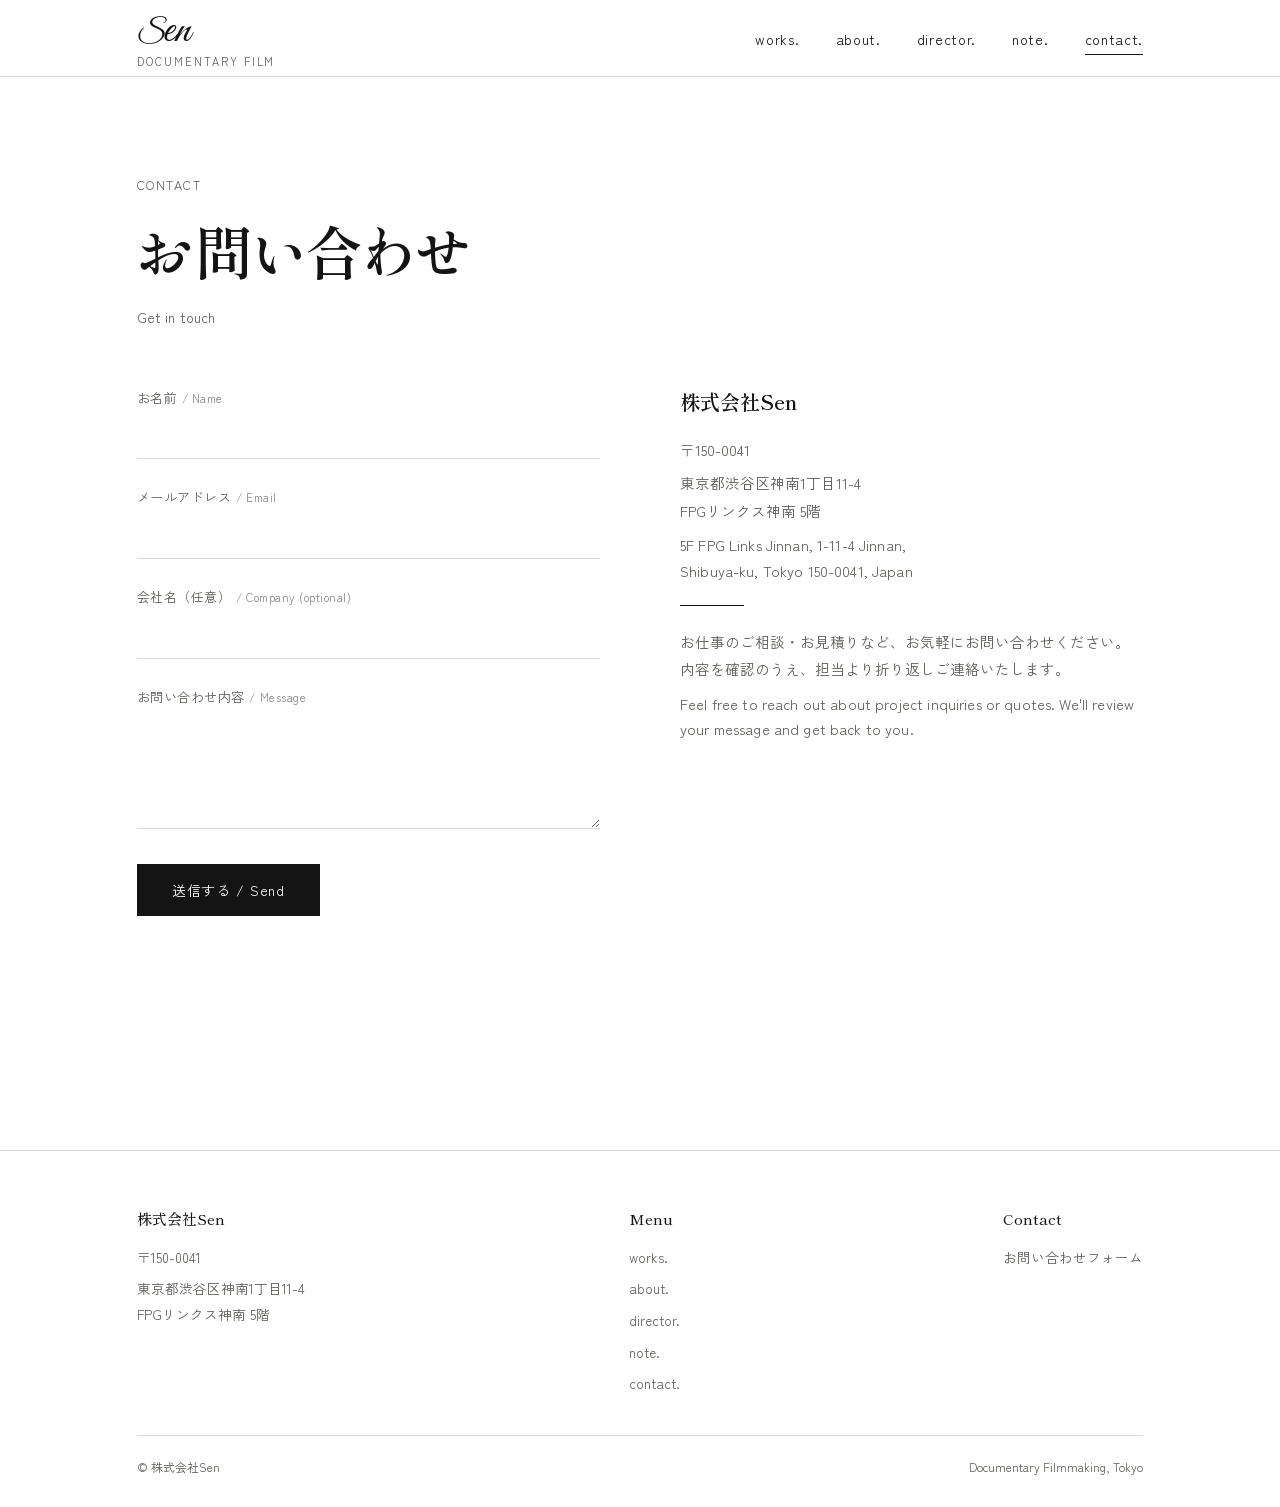
<file: contact.html>
<!DOCTYPE html>
<html lang="ja">
<head>
<meta charset="UTF-8">
<meta name="viewport" content="width=device-width, initial-scale=1">
<title>contact. | Sen</title>
<meta name="description" content="株式会社Senへのお問い合わせはこちらから。">
<link rel="preconnect" href="https://fonts.googleapis.com">
<link rel="preconnect" href="https://fonts.gstatic.com" crossorigin>
<link href="https://fonts.googleapis.com/css2?family=Shippori+Mincho:wght@400;500;600;800&family=Zen+Kaku+Gothic+New:wght@300;400;500;700&family=Great+Vibes&display=swap" rel="stylesheet">
<link rel="stylesheet" href="style.css">
</head>
<body>


<header class="site-header">
  <div class="wrap">
    <a class="logo" href="index.html"><span class="logo-mark"><span class="logo-s">S</span><span class="logo-en">en</span></span><span class="sub">DOCUMENTARY FILM</span></a>
    <button class="nav-toggle" aria-label="メニュー"><span></span><span></span><span></span></button>
    <nav class="main-nav">
      <ul>
        <li><a href="works.html">works.</a></li>
        <li><a href="about.html">about.</a></li>
        <li><a href="director.html">director.</a></li>
        <li><a href="https://note.com/" target="_blank" rel="noopener">note.</a></li>
        <li><a href="contact.html" class="is-active">contact.</a></li>
      </ul>
    </nav>
  </div>
</header>

<main>
  <section class="section">
    <div class="wrap">
      <p class="eyebrow">CONTACT</p>
      <h1 style="margin-bottom:12px;">お問い合わせ</h1>
      <p class="lead en" style="margin-bottom:56px;">Get in touch</p>

      <div class="contact-layout">
        <form id="contact-form" action="https://formspree.io/f/xkjgwgle" method="POST">
          <div class="form-row">
            <label for="name">お名前 <span class="en">/ Name</span></label>
            <input type="text" id="name" name="name" required>
          </div>
          <div class="form-row">
            <label for="email">メールアドレス <span class="en">/ Email</span></label>
            <input type="email" id="email" name="email" required>
          </div>
          <div class="form-row">
            <label for="company">会社名（任意） <span class="en">/ Company (optional)</span></label>
            <input type="text" id="company" name="company">
          </div>
          <div class="form-row">
            <label for="message">お問い合わせ内容 <span class="en">/ Message</span></label>
            <textarea id="message" name="message" required></textarea>
          </div>
          <button type="submit" class="submit-btn">送信する / Send</button>
          <p id="form-status" class="form-status"></p>
        </form>

        <div class="contact-info">
          <h3>株式会社Sen</h3>
          <p>〒150-0041</p>
          <p>東京都渋谷区神南1丁目11-4<br>FPGリンクス神南 5階</p>
          <p class="en">5F FPG Links Jinnan, 1-11-4 Jinnan,<br>Shibuya-ku, Tokyo 150-0041, Japan</p>
          <hr class="line-rule">
          <p>お仕事のご相談・お見積りなど、お気軽にお問い合わせください。内容を確認のうえ、担当より折り返しご連絡いたします。</p>
          <p class="en">Feel free to reach out about project inquiries or quotes. We'll review your message and get back to you.</p>
        </div>
      </div>
    </div>
  </section>
</main>

<footer class="site-footer">
  <div class="wrap">
    <div class="footer-grid">
      <div class="footer-col">
        <h3>株式会社Sen</h3>
        <p>〒150-0041</p>
        <p>東京都渋谷区神南1丁目11-4<br>FPGリンクス神南 5階</p>
      </div>
      <div class="footer-col">
        <h3>Menu</h3>
        <a href="works.html">works.</a>
        <a href="about.html">about.</a>
        <a href="director.html">director.</a>
        <a href="https://note.com/" target="_blank" rel="noopener">note.</a>
        <a href="contact.html">contact.</a>
      </div>
      <div class="footer-col">
        <h3>Contact</h3>
        <a href="contact.html">お問い合わせフォーム</a>
      </div>
    </div>
    <div class="footer-bottom">
      <span>© 株式会社Sen</span>
      <span>Documentary Filmmaking, Tokyo</span>
    </div>
  </div>
</footer>

<script src="script.js"></script>
</body>
</html>
</file>
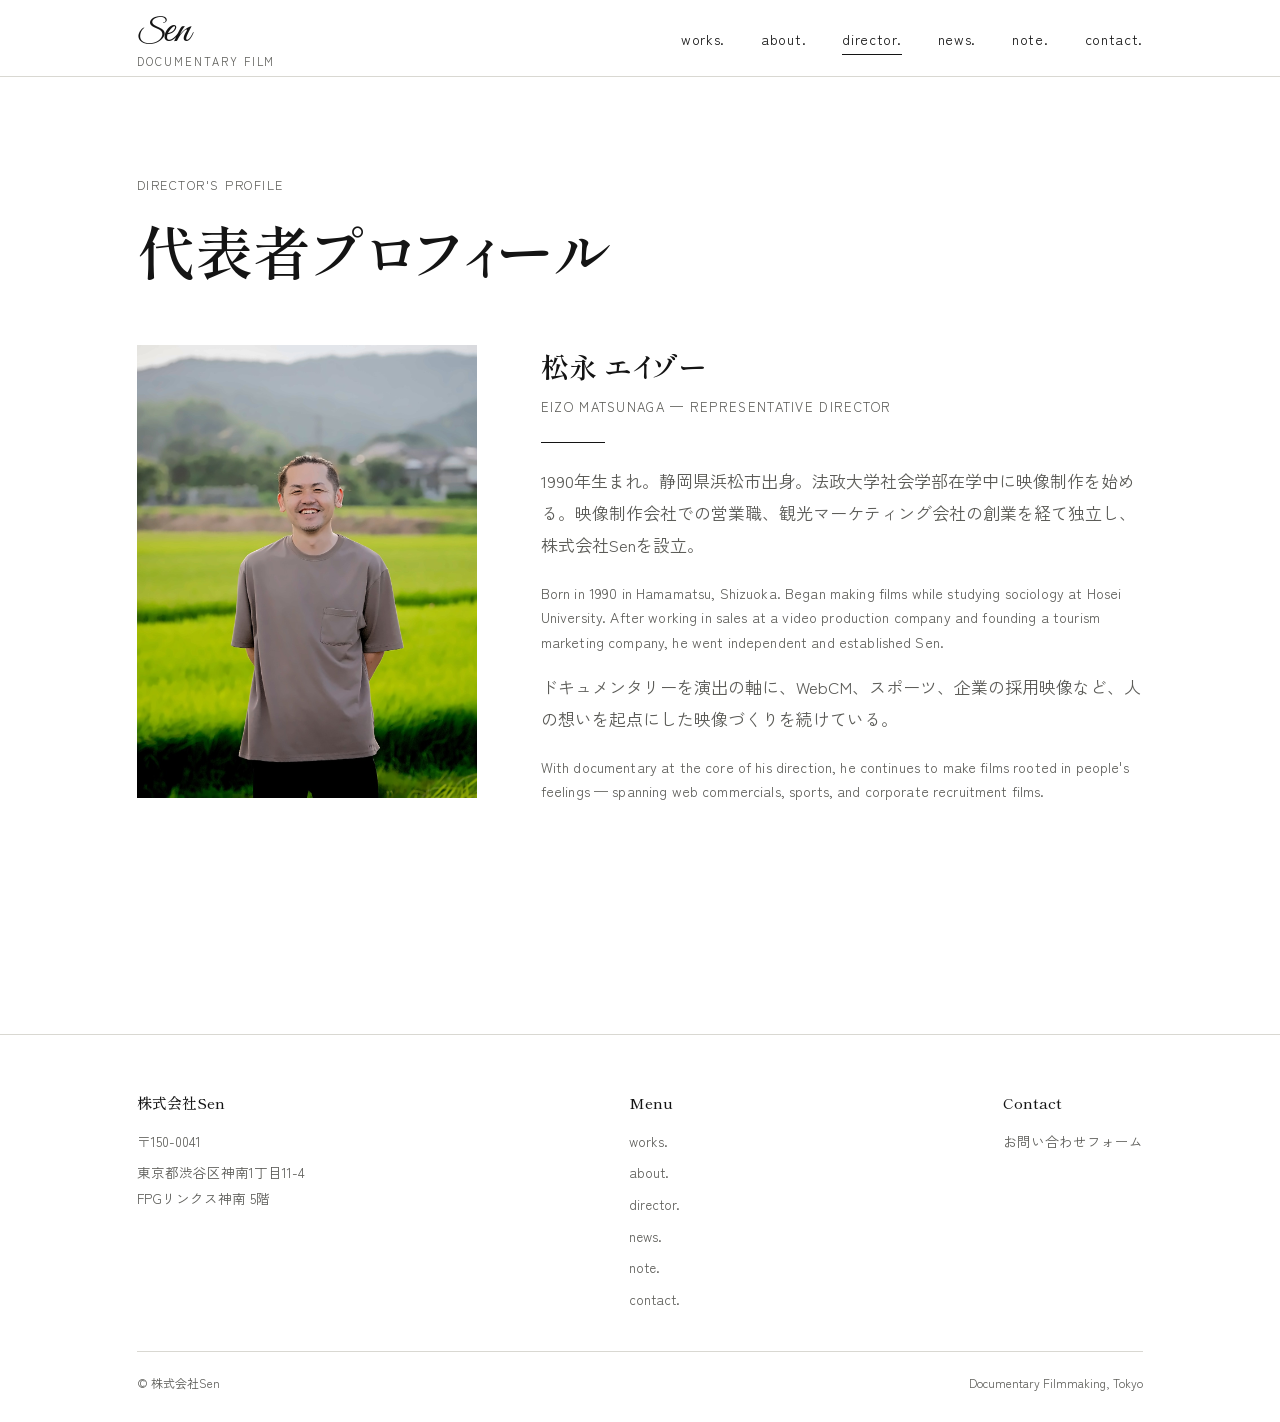
<file: director.html>
<!DOCTYPE html>
<html lang="ja">
<head>
<meta charset="UTF-8">
<meta name="viewport" content="width=device-width, initial-scale=1">
<title>director. | Sen</title>
<meta name="description" content="株式会社Sen 代表取締役 松永エイゾーのプロフィール。">
<link rel="preconnect" href="https://fonts.googleapis.com">
<link rel="preconnect" href="https://fonts.gstatic.com" crossorigin>
<link href="https://fonts.googleapis.com/css2?family=Shippori+Mincho:wght@400;500;600;800&family=Zen+Kaku+Gothic+New:wght@300;400;500;700&family=Great+Vibes&display=swap" rel="stylesheet">
<link rel="stylesheet" href="style.css?v=4">
</head>
<body>


<header class="site-header">
  <div class="wrap">
    <a class="logo" href="index.html"><span class="logo-mark"><span class="logo-s">S</span><span class="logo-en">en</span></span><span class="sub">DOCUMENTARY FILM</span></a>
    <button class="nav-toggle" aria-label="メニュー"><span></span><span></span><span></span></button>
    <nav class="main-nav">
      <ul>
        <li><a href="works.html">works.</a></li>
        <li><a href="about.html">about.</a></li>
        <li><a href="director.html" class="is-active">director.</a></li>
        <li><a href="news.html">news.</a></li>
        <li><a href="https://note.com/matsunagaeizo" target="_blank" rel="noopener">note.</a></li>
        <li><a href="contact.html">contact.</a></li>
      </ul>
    </nav>
  </div>
</header>

<main>
  <section class="section">
    <div class="wrap">
      <p class="eyebrow">DIRECTOR'S PROFILE</p>
      <h1 style="margin-bottom:56px;">代表者プロフィール</h1>

      <div class="director-layout">
        <div>
          <div class="director-photo" style="background-image:url('images/about-portrait.jpg');background-size:cover;background-position:center;border:none;color:transparent;"></div>
        </div>
        <div>
          <h2 style="font-size:28px;">松永 エイゾー</h2>
          <p class="director-name-en">EIZO MATSUNAGA — REPRESENTATIVE DIRECTOR</p>
          <hr class="line-rule">
          <p class="lead" style="margin-top:8px;">
            1990年生まれ。静岡県浜松市出身。法政大学社会学部在学中に映像制作を始める。映像制作会社での営業職、観光マーケティング会社の創業を経て独立し、株式会社Senを設立。
          </p>
          <p class="en">
            Born in 1990 in Hamamatsu, Shizuoka. Began making films while studying sociology at Hosei University. After working in sales at a video production company and founding a tourism marketing company, he went independent and established Sen.
          </p>
          <p class="lead">
            ドキュメンタリーを演出の軸に、WebCM、スポーツ、企業の採用映像など、人の想いを起点にした映像づくりを続けている。
          </p>
          <p class="en">
            With documentary at the core of his direction, he continues to make films rooted in people's feelings — spanning web commercials, sports, and corporate recruitment films.
          </p>
        </div>
      </div>
    </div>
  </section>
</main>

<footer class="site-footer">
  <div class="wrap">
    <div class="footer-grid">
      <div class="footer-col">
        <h3>株式会社Sen</h3>
        <p>〒150-0041</p>
        <p>東京都渋谷区神南1丁目11-4<br>FPGリンクス神南 5階</p>
      </div>
      <div class="footer-col">
        <h3>Menu</h3>
        <a href="works.html">works.</a>
        <a href="about.html">about.</a>
        <a href="director.html">director.</a>
        <a href="news.html">news.</a>
        <a href="https://note.com/matsunagaeizo" target="_blank" rel="noopener">note.</a>
        <a href="contact.html">contact.</a>
      </div>
      <div class="footer-col">
        <h3>Contact</h3>
        <a href="contact.html">お問い合わせフォーム</a>
      </div>
    </div>
    <div class="footer-bottom">
      <span>© 株式会社Sen</span>
      <span>Documentary Filmmaking, Tokyo</span>
    </div>
  </div>
</footer>

<script src="script.js?v=4"></script>
</body>
</html>
</file>
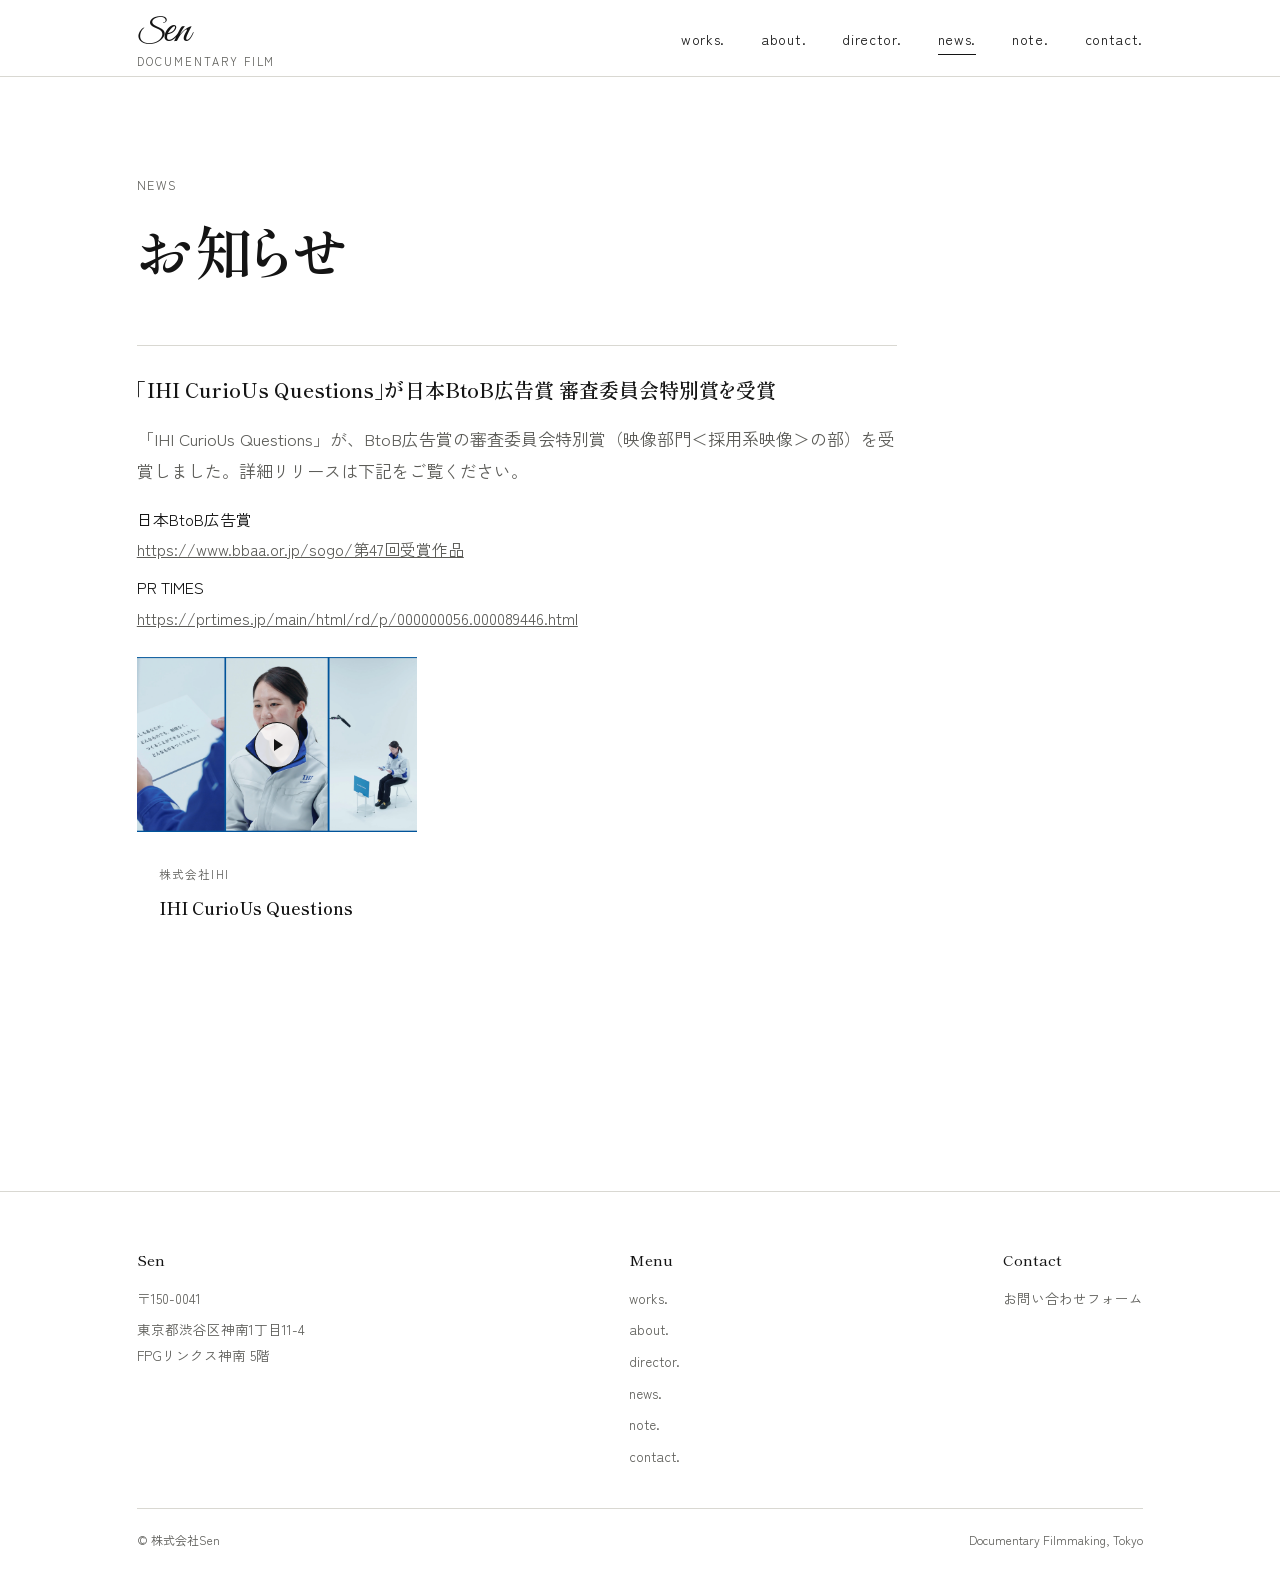
<file: news.html>
<!DOCTYPE html>
<html lang="ja">
<head>
<meta charset="UTF-8">
<meta name="viewport" content="width=device-width, initial-scale=1">
<title>news. | Sen</title>
<meta name="description" content="株式会社Senからのお知らせ。">
<link rel="preconnect" href="https://fonts.googleapis.com">
<link rel="preconnect" href="https://fonts.gstatic.com" crossorigin>
<link href="https://fonts.googleapis.com/css2?family=Shippori+Mincho:wght@400;500;600;800&family=Zen+Kaku+Gothic+New:wght@300;400;500;700&family=Great+Vibes&display=swap" rel="stylesheet">
<link rel="stylesheet" href="style.css?v=4">
</head>
<body>


<header class="site-header">
  <div class="wrap">
    <a class="logo" href="index.html"><span class="logo-mark"><span class="logo-s">S</span><span class="logo-en">en</span></span><span class="sub">DOCUMENTARY FILM</span></a>
    <button class="nav-toggle" aria-label="メニュー"><span></span><span></span><span></span></button>
    <nav class="main-nav">
      <ul>
        <li><a href="works.html">works.</a></li>
        <li><a href="about.html">about.</a></li>
        <li><a href="director.html">director.</a></li>
        <li><a href="news.html" class="is-active">news.</a></li>
        <li><a href="https://note.com/matsunagaeizo" target="_blank" rel="noopener">note.</a></li>
        <li><a href="contact.html">contact.</a></li>
      </ul>
    </nav>
  </div>
</header>

<main>
  <section class="section">
    <div class="wrap">
      <p class="eyebrow">NEWS</p>
      <h1 style="margin-bottom:56px;">お知らせ</h1>

      <div style="max-width:760px;">
        <article style="border-top:1px solid var(--line);padding-top:28px;padding-bottom:28px;">
          <h3 style="margin-bottom:14px;">「IHI CurioUs Questions」が日本BtoB広告賞 審査委員会特別賞を受賞</h3>
          <p class="lead" style="margin-bottom:16px;">「IHI CurioUs Questions」が、BtoB広告賞の審査委員会特別賞（映像部門＜採用系映像＞の部）を受賞しました。詳細リリースは下記をご覧ください。</p>
          <p style="margin:0 0 8px;">
            <span class="cat" style="margin-right:8px;">日本BtoB広告賞</span><br>
            <a href="https://www.bbaa.or.jp/sogo/%e7%ac%ac47%e5%9b%9e%e5%8f%97%e8%b3%9e%e4%bd%9c%e5%93%81" target="_blank" rel="noopener" style="color:var(--ink-soft);text-decoration:underline;word-break:break-all;">https://www.bbaa.or.jp/sogo/第47回受賞作品</a>
          </p>
          <p style="margin:0 0 24px;">
            <span class="cat" style="margin-right:8px;">PR TIMES</span><br>
            <a href="https://prtimes.jp/main/html/rd/p/000000056.000089446.html" target="_blank" rel="noopener" style="color:var(--ink-soft);text-decoration:underline;word-break:break-all;">https://prtimes.jp/main/html/rd/p/000000056.000089446.html</a>
          </p>
          <div class="works-grid" style="grid-template-columns:1fr;max-width:280px;background:none;border:none;">
            <article class="work-card">
              <div class="work-media has-image" data-vimeo="1090011535" style="background-image:url('images/w04.jpg');">
                <div class="ph"><div class="play"></div><span class="label">WORK 04</span></div>
              </div>
              <div class="work-info">
                <p class="cat">株式会社IHI</p>
                <h3>IHI CurioUs Questions</h3>
              </div>
            </article>
          </div>
        </article>
      </div>
    </div>
  </section>
</main>

<footer class="site-footer">
  <div class="wrap">
    <div class="footer-grid">
      <div class="footer-col">
        <h3>Sen</h3>
        <p>〒150-0041</p>
        <p>東京都渋谷区神南1丁目11-4<br>FPGリンクス神南 5階</p>
      </div>
      <div class="footer-col">
        <h3>Menu</h3>
        <a href="works.html">works.</a>
        <a href="about.html">about.</a>
        <a href="director.html">director.</a>
        <a href="news.html">news.</a>
        <a href="https://note.com/matsunagaeizo" target="_blank" rel="noopener">note.</a>
        <a href="contact.html">contact.</a>
      </div>
      <div class="footer-col">
        <h3>Contact</h3>
        <a href="contact.html">お問い合わせフォーム</a>
      </div>
    </div>
    <div class="footer-bottom">
      <span>© 株式会社Sen</span>
      <span>Documentary Filmmaking, Tokyo</span>
    </div>
  </div>
</footer>

<script src="script.js?v=4"></script>
</body>
</html>
</file>
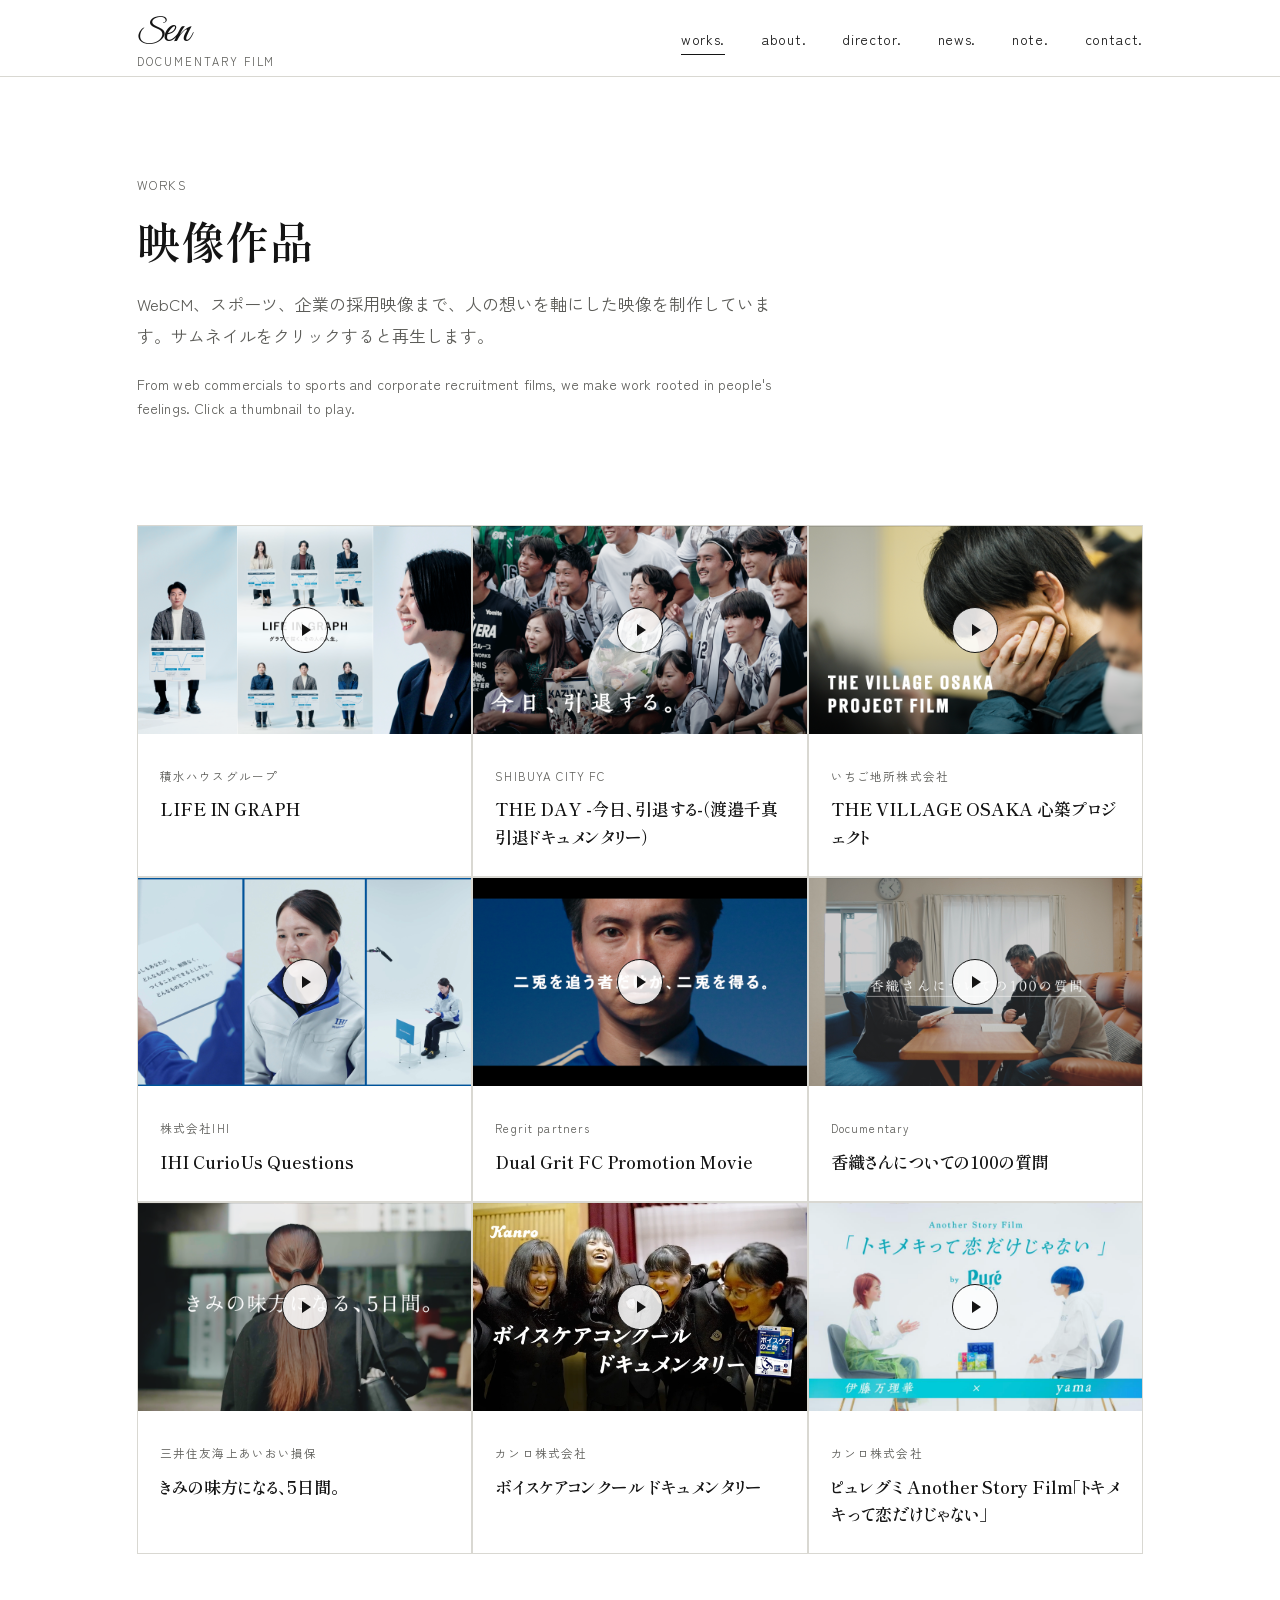
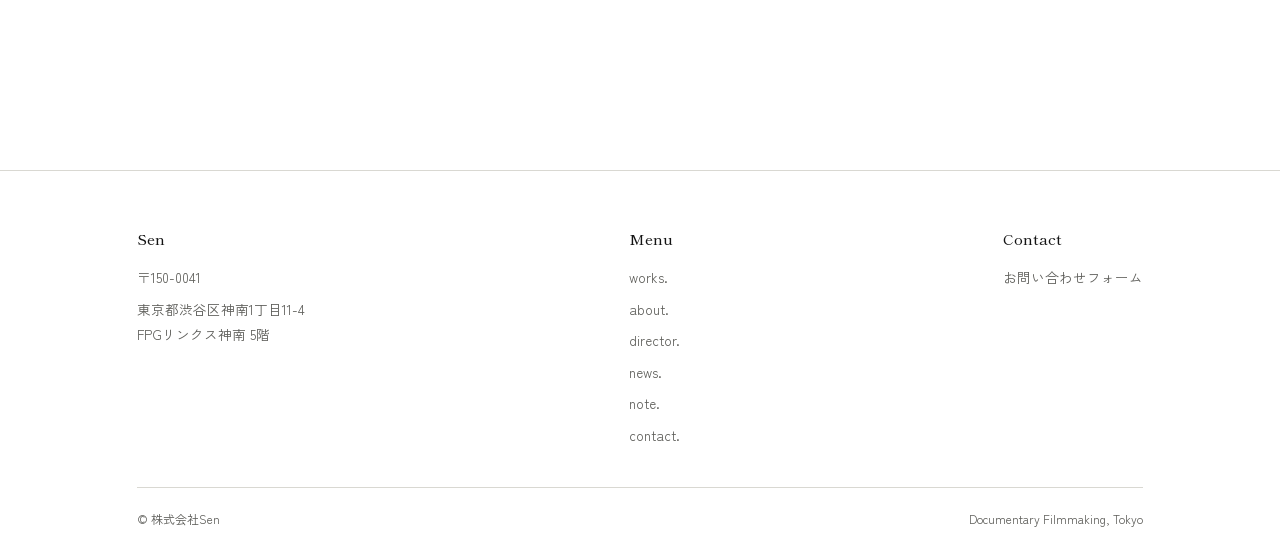
<file: works.html>
<!DOCTYPE html>
<html lang="ja">
<head>
<meta charset="UTF-8">
<meta name="viewport" content="width=device-width, initial-scale=1">
<title>works. | Sen</title>
<meta name="description" content="株式会社Senが手がけたドキュメンタリー映像作品の一覧です。">
<link rel="preconnect" href="https://fonts.googleapis.com">
<link rel="preconnect" href="https://fonts.gstatic.com" crossorigin>
<link href="https://fonts.googleapis.com/css2?family=Shippori+Mincho:wght@400;500;600;800&family=Zen+Kaku+Gothic+New:wght@300;400;500;700&family=Great+Vibes&display=swap" rel="stylesheet">
<link rel="stylesheet" href="style.css?v=4">
</head>
<body>


<header class="site-header">
  <div class="wrap">
    <a class="logo" href="index.html"><span class="logo-mark"><span class="logo-s">S</span><span class="logo-en">en</span></span><span class="sub">DOCUMENTARY FILM</span></a>
    <button class="nav-toggle" aria-label="メニュー"><span></span><span></span><span></span></button>
    <nav class="main-nav">
      <ul>
        <li><a href="works.html" class="is-active">works.</a></li>
        <li><a href="about.html">about.</a></li>
        <li><a href="director.html">director.</a></li>
        <li><a href="news.html">news.</a></li>
        <li><a href="https://note.com/matsunagaeizo" target="_blank" rel="noopener">note.</a></li>
        <li><a href="contact.html">contact.</a></li>
      </ul>
    </nav>
  </div>
</header>

<main>
  <section class="section" style="padding-bottom:0;">
    <div class="wrap">
      <div class="section-head">
        <p class="eyebrow">WORKS</p>
        <h1 style="font-size:clamp(30px,4vw,44px);">映像作品</h1>
        <p class="lead" style="margin-top:18px;">WebCM、スポーツ、企業の採用映像まで、人の想いを軸にした映像を制作しています。サムネイルをクリックすると再生します。</p>
        <p class="lead en" style="margin-top:10px;">From web commercials to sports and corporate recruitment films, we make work rooted in people's feelings. Click a thumbnail to play.</p>
      </div>
    </div>
  </section>

  <section class="section" style="padding-top:48px;">
    <div class="wrap">
      <div class="works-grid">
        <article class="work-card">
          <div class="work-media has-image" data-vimeo="1186139559" data-vimeo-hash="c93795f9c0" style="background-image:url('images/w01.png');">
            <div class="ph"><div class="play"></div><span class="label">WORK 01</span></div>
          </div>
          <div class="work-info">
            <p class="cat">積水ハウスグループ</p>
            <h3>LIFE IN GRAPH</h3>
          </div>
        </article>
        <article class="work-card">
          <div class="work-media has-image" data-yt="_rx4zP3B988" style="background-image:url('images/w02.png');">
            <div class="ph"><div class="play"></div><span class="label">WORK 02</span></div>
          </div>
          <div class="work-info">
            <p class="cat">SHIBUYA CITY FC</p>
            <h3>THE DAY -今日、引退する-（渡邉千真引退ドキュメンタリー）</h3>
          </div>
        </article>
        <article class="work-card">
          <div class="work-media has-image" data-yt="ttni7iS-eRU" style="background-image:url('images/w03.png');">
            <div class="ph"><div class="play"></div><span class="label">WORK 03</span></div>
          </div>
          <div class="work-info">
            <p class="cat">いちご地所株式会社</p>
            <h3>THE VILLAGE OSAKA 心築プロジェクト</h3>
          </div>
        </article>
        <article class="work-card">
          <div class="work-media has-image" data-vimeo="1090011535" style="background-image:url('images/w04.jpg');">
            <div class="ph"><div class="play"></div><span class="label">WORK 04</span></div>
          </div>
          <div class="work-info">
            <p class="cat">株式会社IHI</p>
            <h3>IHI CurioUs Questions</h3>
          </div>
        </article>
        <article class="work-card">
          <div class="work-media has-image" data-vimeo="1193513080" data-vimeo-hash="bab504cf46" style="background-image:url('images/w05.png');">
            <div class="ph"><div class="play"></div><span class="label">WORK 05</span></div>
          </div>
          <div class="work-info">
            <p class="cat">Regrit partners</p>
            <h3>Dual Grit FC Promotion Movie</h3>
          </div>
        </article>
        <article class="work-card">
          <div class="work-media has-image" data-vimeo="1075920066" data-vimeo-hash="613b62a4fa" style="background-image:url('images/w06.jpg');">
            <div class="ph"><div class="play"></div><span class="label">WORK 06</span></div>
          </div>
          <div class="work-info">
            <p class="cat">Documentary</p>
            <h3>香織さんについての100の質問</h3>
          </div>
        </article>
        <article class="work-card">
          <div class="work-media has-image" data-yt="raGwuqJQvTE" style="background-image:url('images/w07.png');">
            <div class="ph"><div class="play"></div><span class="label">WORK 07</span></div>
          </div>
          <div class="work-info">
            <p class="cat">三井住友海上あいおい損保</p>
            <h3>きみの味方になる、5日間。</h3>
          </div>
        </article>
        <article class="work-card">
          <div class="work-media has-image" data-vimeo="863835973" style="background-image:url('images/w08.webp');">
            <div class="ph"><div class="play"></div><span class="label">WORK 08</span></div>
          </div>
          <div class="work-info">
            <p class="cat">カンロ株式会社</p>
            <h3>ボイスケアコンクール ドキュメンタリー</h3>
          </div>
        </article>
        <article class="work-card">
          <div class="work-media has-image" data-vimeo="849667307" style="background-image:url('images/w09.png');">
            <div class="ph"><div class="play"></div><span class="label">WORK 09</span></div>
          </div>
          <div class="work-info">
            <p class="cat">カンロ株式会社</p>
            <h3>ピュレグミ Another Story Film「トキメキって恋だけじゃない」</h3>
          </div>
        </article>
      </div>
    </div>
  </section>
</main>

<footer class="site-footer">
  <div class="wrap">
    <div class="footer-grid">
      <div class="footer-col">
        <h3>Sen</h3>
        <p>〒150-0041</p>
        <p>東京都渋谷区神南1丁目11-4<br>FPGリンクス神南 5階</p>
      </div>
      <div class="footer-col">
        <h3>Menu</h3>
        <a href="works.html">works.</a>
        <a href="about.html">about.</a>
        <a href="director.html">director.</a>
        <a href="news.html">news.</a>
        <a href="https://note.com/matsunagaeizo" target="_blank" rel="noopener">note.</a>
        <a href="contact.html">contact.</a>
      </div>
      <div class="footer-col">
        <h3>Contact</h3>
        <a href="contact.html">お問い合わせフォーム</a>
      </div>
    </div>
    <div class="footer-bottom">
      <span>© 株式会社Sen</span>
      <span>Documentary Filmmaking, Tokyo</span>
    </div>
  </div>
</footer>

<script src="script.js?v=5"></script>
</body>
</html>
</file>
<file: style.css>
:root{
  --bg:#ffffff;
  --surface:#f7f7f5;
  --ink:#141414;
  --ink-soft:#5c5c58;
  --line:#d9d8d2;
  --line-strong:#141414;
  --max:1160px;
  --gutter:6vw;
  --serif:'Shippori Mincho', serif;
  --sans:'Zen Kaku Gothic New', sans-serif;
}

*{box-sizing:border-box;}
html{scroll-behavior:smooth;}
body{
  margin:0;
  background:var(--bg);
  color:var(--ink);
  font-family:var(--sans);
  font-weight:400;
  line-height:1.9;
  -webkit-font-smoothing:antialiased;
  font-feature-settings:"palt";
}
img{max-width:100%;display:block;}
a{color:inherit;text-decoration:none;}

.wrap{max-width:var(--max);margin:0 auto;padding-left:var(--gutter);padding-right:var(--gutter);}

/* -------- header -------- */
.site-header{
  position:sticky;top:0;z-index:50;
  background:rgba(255,255,255,.92);
  backdrop-filter:blur(6px);
  border-bottom:1px solid var(--line);
}
.site-header .wrap{
  display:flex;align-items:center;justify-content:space-between;
  height:76px;
}
.logo{
  display:flex;
  flex-direction:column;
  line-height:1;
}
.logo .logo-mark{
  display:flex;align-items:baseline;
}
.logo .logo-s{
  font-family:'Great Vibes','Segoe Script','Bradley Hand',cursive;
  font-size:30px;
  font-weight:400;
  margin-right:-2px;
}
.logo .logo-en{
  font-family:'Great Vibes','Segoe Script','Bradley Hand',cursive;
  font-size:44px;
  font-weight:400;
  margin-right:6px;
}
.logo span.sub{color:var(--ink-soft);font-family:var(--sans);font-size:11px;letter-spacing:.18em;font-weight:400;margin-top:2px;}

nav.main-nav ul{
  display:flex;gap:36px;list-style:none;margin:0;padding:0;
}
nav.main-nav a{
  position:relative;font-size:14px;letter-spacing:.05em;padding-bottom:6px;
}
nav.main-nav a::after{
  content:"";position:absolute;left:0;bottom:0;width:0;height:1px;
  background:var(--ink);transition:width .3s ease;
}
nav.main-nav a:hover::after,
nav.main-nav a.is-active::after{width:100%;}
nav.main-nav a.is-active{color:var(--ink);}

.nav-toggle{
  display:none;background:none;border:0;cursor:pointer;
  width:32px;height:22px;position:relative;
}
.nav-toggle span{
  position:absolute;left:0;width:100%;height:1px;background:var(--ink);transition:all .25s ease;
}
.nav-toggle span:nth-child(1){top:0;}
.nav-toggle span:nth-child(2){top:10px;}
.nav-toggle span:nth-child(3){top:20px;}
.nav-toggle.is-open span:nth-child(1){transform:translateY(10px) rotate(45deg);}
.nav-toggle.is-open span:nth-child(2){opacity:0;}
.nav-toggle.is-open span:nth-child(3){transform:translateY(-10px) rotate(-45deg);}

/* -------- footer -------- */
.site-footer{
  border-top:1px solid var(--line);
  padding:56px 0 28px;
  margin-top:120px;
}
.footer-grid{
  display:flex;flex-wrap:wrap;gap:40px;justify-content:space-between;
  padding-bottom:32px;
}
.footer-col h3{
  font-family:var(--serif);font-weight:500;font-size:15px;margin:0 0 14px;
}
.footer-col p, .footer-col a{
  font-size:13.5px;color:var(--ink-soft);margin:0 0 6px;display:block;
}
.footer-col a:hover{color:var(--ink);}
.footer-bottom{
  border-top:1px solid var(--line);padding-top:20px;
  font-size:12px;color:var(--ink-soft);
  display:flex;justify-content:space-between;flex-wrap:wrap;gap:8px;
}

/* -------- generic section helpers -------- */
.section{padding:96px 0;}
.section.alt{background:var(--surface);}
.section-head{max-width:640px;margin-bottom:56px;}
.eyebrow{
  font-size:12.5px;color:var(--ink-soft);letter-spacing:.12em;margin:0 0 14px;
}
h1,h2,h3{font-family:var(--serif);font-weight:600;margin:0;}
h1{font-size:clamp(34px,5vw,58px);line-height:1.35;}
h2{font-size:clamp(26px,3.2vw,38px);line-height:1.5;}
h3{font-size:20px;line-height:1.6;}
p.lead{font-size:17px;color:var(--ink-soft);}

.line-rule{
  width:64px;height:1px;background:var(--ink);border:0;margin:22px 0;
}
.line-rule.center{margin-left:auto;margin-right:auto;}

.btn{
  display:inline-flex;align-items:center;gap:10px;
  font-size:14px;letter-spacing:.04em;
  padding:14px 0;border-bottom:1px solid var(--ink);
}
.btn .arrow{
  width:22px;height:1px;background:var(--ink);position:relative;transition:width .3s ease;
}
.btn:hover .arrow{width:34px;}

/* -------- hero -------- */
.hero{
  padding:120px 0 90px;
  position:relative;
}
.hero .eyebrow{margin-bottom:22px;}
.hero h1{max-width:820px;}
.hero-sub{
  margin-top:26px;max-width:520px;color:var(--ink-soft);font-size:16px;
}
.hero-line-wrap{margin:44px 0 0;}
.hero-line{
  width:100%;height:1px;
  stroke:var(--ink);stroke-width:1;fill:none;
  stroke-dasharray:1000;stroke-dashoffset:1000;
  animation:draw 1.8s ease forwards .3s;
}
@keyframes draw{to{stroke-dashoffset:0;}}
@media (prefers-reduced-motion:reduce){
  .hero-line{animation:none;stroke-dashoffset:0;}
}

/* -------- works grid -------- */
.works-grid{
  display:grid;grid-template-columns:repeat(3,1fr);gap:2px;
  background:var(--line);
  border:1px solid var(--line);
}
.work-card{
  background:var(--bg);
  padding:0;position:relative;
}
.work-media{
  aspect-ratio:16/10;
  background:var(--surface);
  background-size:cover;
  background-position:center;
  position:relative;overflow:hidden;
  cursor:pointer;
}
.work-media .ph{
  position:absolute;inset:0;display:flex;align-items:center;justify-content:center;
  flex-direction:column;gap:10px;color:var(--ink-soft);font-size:12px;letter-spacing:.06em;
}
.work-media.has-image .ph{
  background:rgba(255,255,255,.0);
}
.work-media.has-image .ph span.label{display:none;}
.work-media.has-image .ph .play{
  background:rgba(255,255,255,.85);
  border-color:var(--ink);
}
.work-media .ph .play{
  width:46px;height:46px;border-radius:50%;border:1px solid var(--ink);
  display:flex;align-items:center;justify-content:center;
  background:var(--bg);
  transition:transform .25s ease;
}
.work-media:hover .ph .play{transform:scale(1.08);}
.work-media .ph .play::after{
  content:"";width:0;height:0;
  border-top:6px solid transparent;border-bottom:6px solid transparent;
  border-left:9px solid var(--ink);margin-left:3px;
}
.work-media iframe{width:100%;height:100%;border:0;position:absolute;inset:0;}
.work-info{padding:20px 22px 26px;}
.work-info .cat{font-size:11.5px;color:var(--ink-soft);letter-spacing:.1em;margin-bottom:8px;}
.work-info h3{font-size:17px;}

@media (max-width:860px){
  .works-grid{grid-template-columns:repeat(2,1fr);}
}
@media (max-width:560px){
  .works-grid{grid-template-columns:1fr;}
}

/* -------- profile table -------- */
.profile-table{width:100%;border-collapse:collapse;margin-top:8px;}
.profile-table tr{border-top:1px solid var(--line);}
.profile-table tr:last-child{border-bottom:1px solid var(--line);}
.profile-table th,.profile-table td{
  text-align:left;padding:20px 0;vertical-align:top;font-weight:400;
}
.profile-table th{
  width:180px;color:var(--ink-soft);font-size:13.5px;letter-spacing:.05em;
}
.profile-table td{font-size:15.5px;}
.profile-table .en{font-size:12.5px;color:var(--ink-soft);}
.profile-table th .en{display:inline-block;margin-top:2px;}

/* -------- director -------- */
.director-layout{
  display:grid;grid-template-columns:340px 1fr;gap:64px;align-items:start;
}
.director-photo{
  aspect-ratio:3/4;background:var(--surface);
  display:flex;align-items:center;justify-content:center;
  color:var(--ink-soft);font-size:12.5px;letter-spacing:.06em;
  text-align:center;padding:20px;
  border:1px dashed var(--line);
}
.director-name-en{color:var(--ink-soft);font-size:13px;letter-spacing:.1em;margin-top:8px;}
@media (max-width:800px){
  .director-layout{grid-template-columns:1fr;gap:36px;}
  .director-photo{max-width:280px;}
}

/* -------- about concept -------- */
.concept-block{max-width:760px;}
.concept-block p{margin:0 0 22px;font-size:16px;color:var(--ink-soft);}
.concept-block p.jp{color:var(--ink);font-size:16.5px;}

/* -------- bilingual (ja / en) pairing -------- */
p.en, .lead.en{
  font-size:14px;
  color:var(--ink-soft);
  font-style:normal;
  letter-spacing:.01em;
  line-height:1.75;
}
p.en{padding-top:2px;}
.hero-sub.en{margin-top:12px;font-size:14px;}

/* -------- studio strip -------- */
.strip{
  display:grid;grid-template-columns:repeat(3,1fr);gap:2px;background:var(--line);
  border:1px solid var(--line);margin-top:56px;
}
.strip .ph-box{
  aspect-ratio:4/3;background:var(--surface);
  display:flex;align-items:center;justify-content:center;
  color:var(--ink-soft);font-size:11.5px;letter-spacing:.06em;text-align:center;padding:14px;
}
@media (max-width:700px){.strip{grid-template-columns:1fr;}}

/* -------- contact form -------- */
.contact-layout{
  display:grid;grid-template-columns:1fr 1fr;gap:80px;
}
.form-row{margin-bottom:26px;}
.form-row label{
  display:block;font-size:13px;color:var(--ink-soft);letter-spacing:.04em;margin-bottom:10px;
}
.form-row label .en{font-size:11.5px;color:var(--ink-soft);opacity:.75;}
.form-row input,.form-row textarea{
  width:100%;border:0;border-bottom:1px solid var(--line);
  background:transparent;font-family:var(--sans);font-size:15.5px;color:var(--ink);
  padding:8px 0;outline:none;transition:border-color .25s ease;
}
.form-row input:focus,.form-row textarea:focus{border-color:var(--ink);}
.form-row textarea{resize:vertical;min-height:110px;}
.submit-btn{
  border:1px solid var(--ink);background:var(--ink);color:var(--bg);
  font-family:var(--sans);font-size:14px;letter-spacing:.06em;
  padding:15px 34px;cursor:pointer;transition:background .25s ease,color .25s ease;
}
.submit-btn:hover{background:var(--bg);color:var(--ink);}
.submit-btn:disabled{opacity:.5;cursor:default;}
.form-status{margin-top:18px;font-size:14px;}
.form-status.ok{color:#2f6b3a;}
.form-status.err{color:#a33;}

.contact-info h3{margin-bottom:18px;}
.contact-info p{color:var(--ink-soft);font-size:14.5px;margin:0 0 6px;}

@media (max-width:800px){
  .contact-layout{grid-template-columns:1fr;gap:48px;}
}

/* -------- mobile nav -------- */
@media (max-width:800px){
  .nav-toggle{display:block;}
  nav.main-nav{
    position:fixed;top:76px;left:0;right:0;bottom:0;
    background:var(--bg);
    transform:translateY(-8px);
    opacity:0;pointer-events:none;
    transition:opacity .25s ease,transform .25s ease;
    padding:40px var(--gutter);
  }
  nav.main-nav.is-open{opacity:1;pointer-events:auto;transform:translateY(0);}
  nav.main-nav ul{flex-direction:column;gap:28px;}
  nav.main-nav a{font-size:20px;font-family:var(--serif);}
}
</file>
